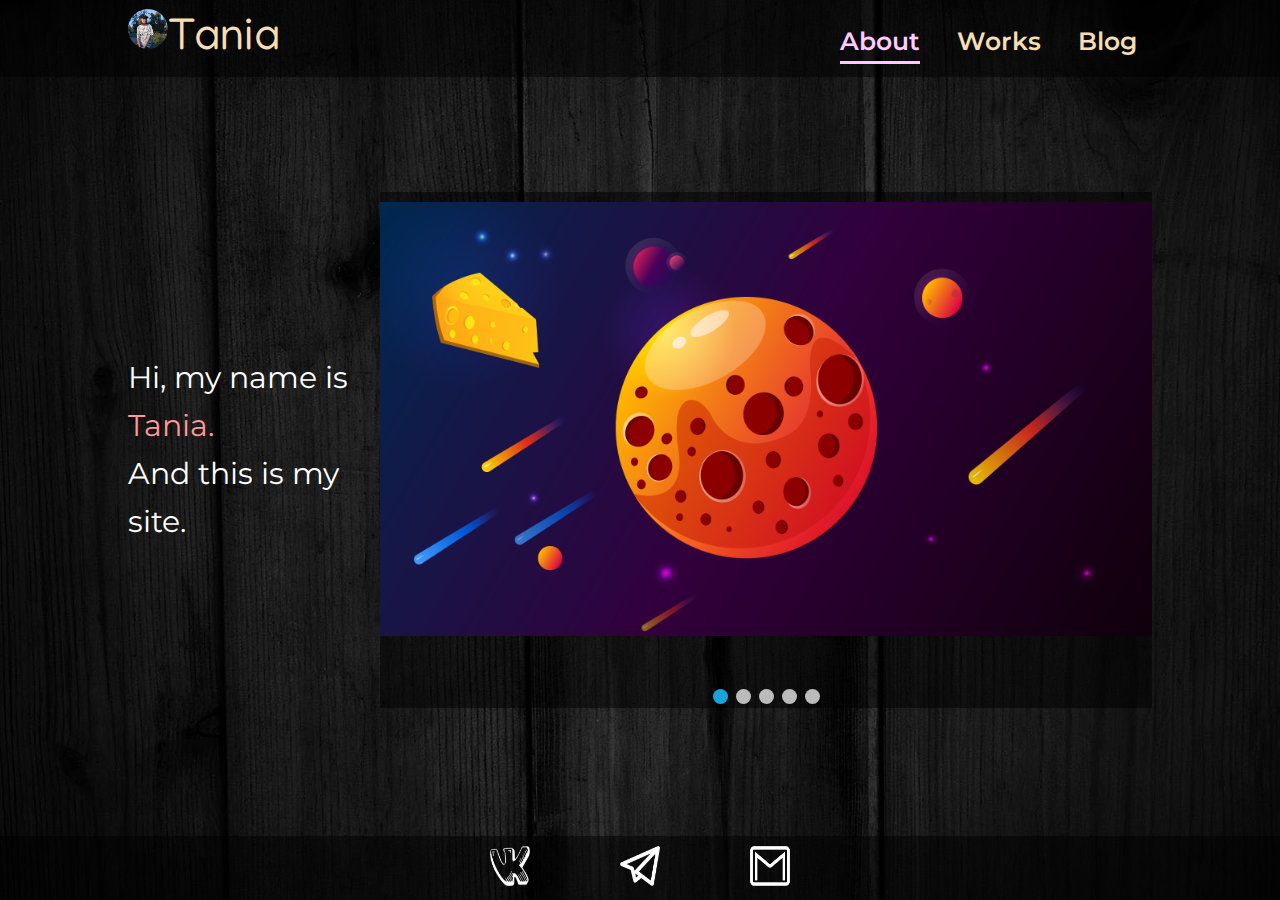
<file: index.html>
<!DOCTYPE html>
<html>

<head>
  <meta charset="utf-8">
  <title></title>
  <meta name="author" content="">
  <meta name="description" content="">
    
    <link href="https://fonts.googleapis.com/css?family=Montserrat&display=swap" rel="stylesheet">
    <link href="https://fonts.googleapis.com/css?family=Manjari&display=swap" rel="stylesheet">
    
  <link href="css/style1.css" rel="stylesheet">
    <link href="css/slider.css" rel="stylesheet">
</head> 
<body>
    
    <header class="header">
        <div class="container">
            <div class="header_inner">
                <div class="logo"><img src="img/ava1.png" class="ava">Tania</div>
                <nav class="nav">
                    <a class="nav_link now" href="index.html">About</a>
                    <a class="nav_link" href="works.html">Works</a>
                    <a class="nav_link" href="blog.html">Blog</a>
                </nav>
            </div>
        </div>
    </header>
    
    <div class="intro">
        <div class="container">
            <div class="base">
                <div id="article"> Hi, my name is <span>Tania.<br></span>
                And this is my site.
                </div>
                <div class="slider_box">
                    <div class="all">
		      <input checked type="radio" name="respond" id="desktop">
			     <article id="slider">
					<input checked type="radio" name="slider" id="switch1">
					<input type="radio" name="slider" id="switch2">
					<input type="radio" name="slider" id="switch3">
					<input type="radio" name="slider" id="switch4">
					<input type="radio" name="slider" id="switch5">
				<div id="slides">
					<div id="overflow">
						<div class="image">
							<article><img src="img/s/planet-01.png"></article>
							<article><img src="img/s/ps4v2-01.png"></article>
							<article><img src="img/s/town2077-01-01.jpg"></article>
							<article><img src="img/s/wolf2-01.jpg"></article>
							<article><img src="img/s/s.jpg"></article>
						</div>
					</div>
				</div>
				<div id="controls">
					<label for="switch1"></label>
					<label for="switch2"></label>
					<label for="switch3"></label>
					<label for="switch4"></label>
					<label for="switch5"></label>
				</div>
				<div id="active">
					<label for="switch1"></label>
					<label for="switch2"></label>
					<label for="switch3"></label>
					<label for="switch4"></label>
					<label for="switch5"></label>
				</div>
			</article>
	</div>
                </div>
            </div>
        </div>
    </div>
    <footer>
        <a class="footer_link" href="https://vk.com/id222248841" ><img class="link_image" src="img/vk.png" alt="vk"></a>
        <a class="footer_link" href="https://t.me/PashkevichTania" ><img class="link_image" src="img/tel.png" alt="telegramm"></a>
        <a class="footer_link" href="https://pashkevichtania2004@gmail.com
" ><img class="link_image" src="img/gmail.png" alt="gmail"></a>
    </footer>    
    
  
</body>

</html>
</file>
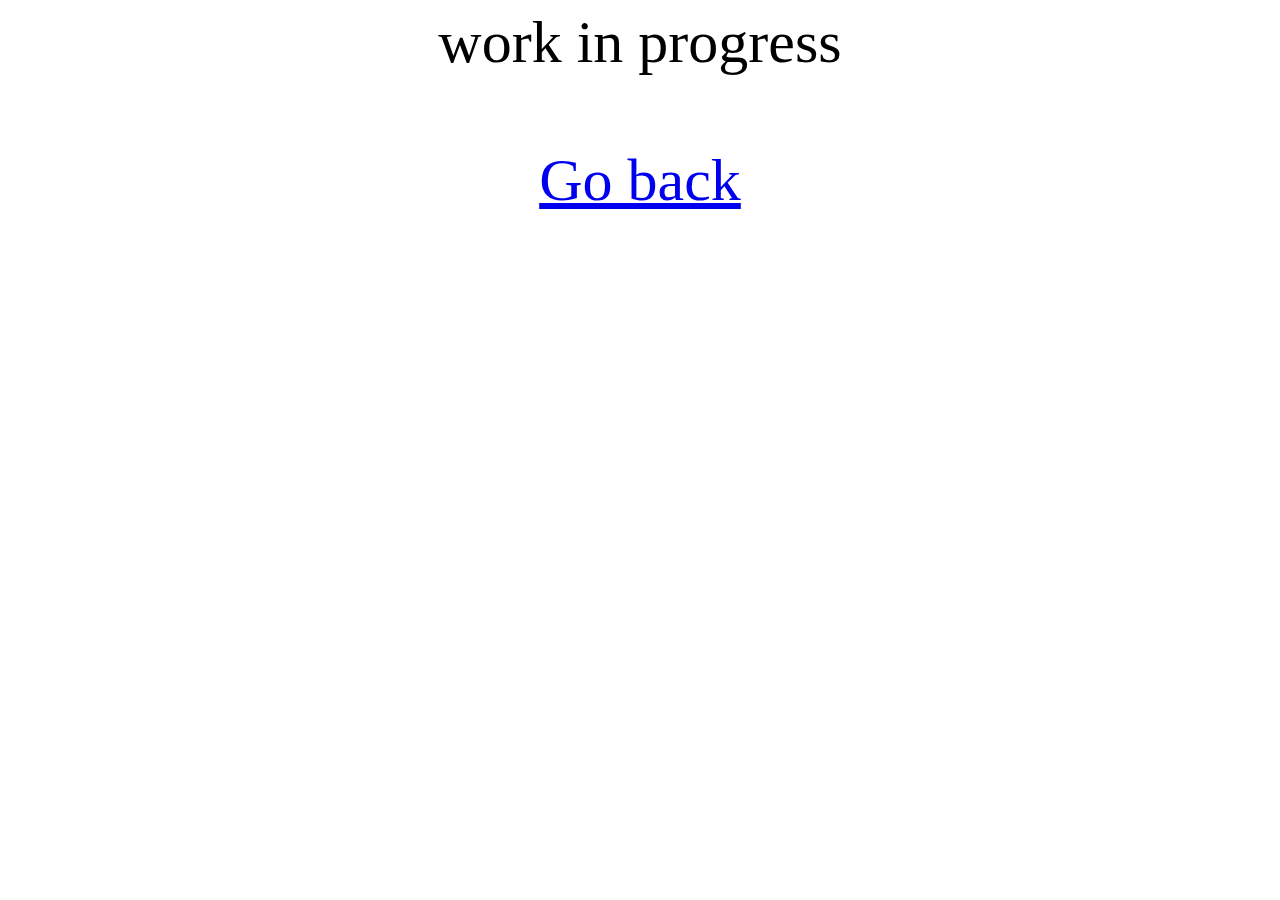
<file: blog.html>
<!DOCTYPE html>
<html>

<head>
  <meta charset="utf-8">
  <title></title>
  <meta name="author" content="">
  <meta name="description" content="">

    <link href="https://fonts.googleapis.com/css?family=Montserrat&display=swap" rel="stylesheet">
    <link href="https://fonts.googleapis.com/css?family=Manjari&display=swap" rel="stylesheet">

  <link href="css/style3.css" rel="stylesheet">
</head>
<body>
    <div class="box">
      <div>work in progress</div><br>
      <a class="nav_link" href="index.html" >   Go back</a>
    </div>
</body>

</html>
</file>
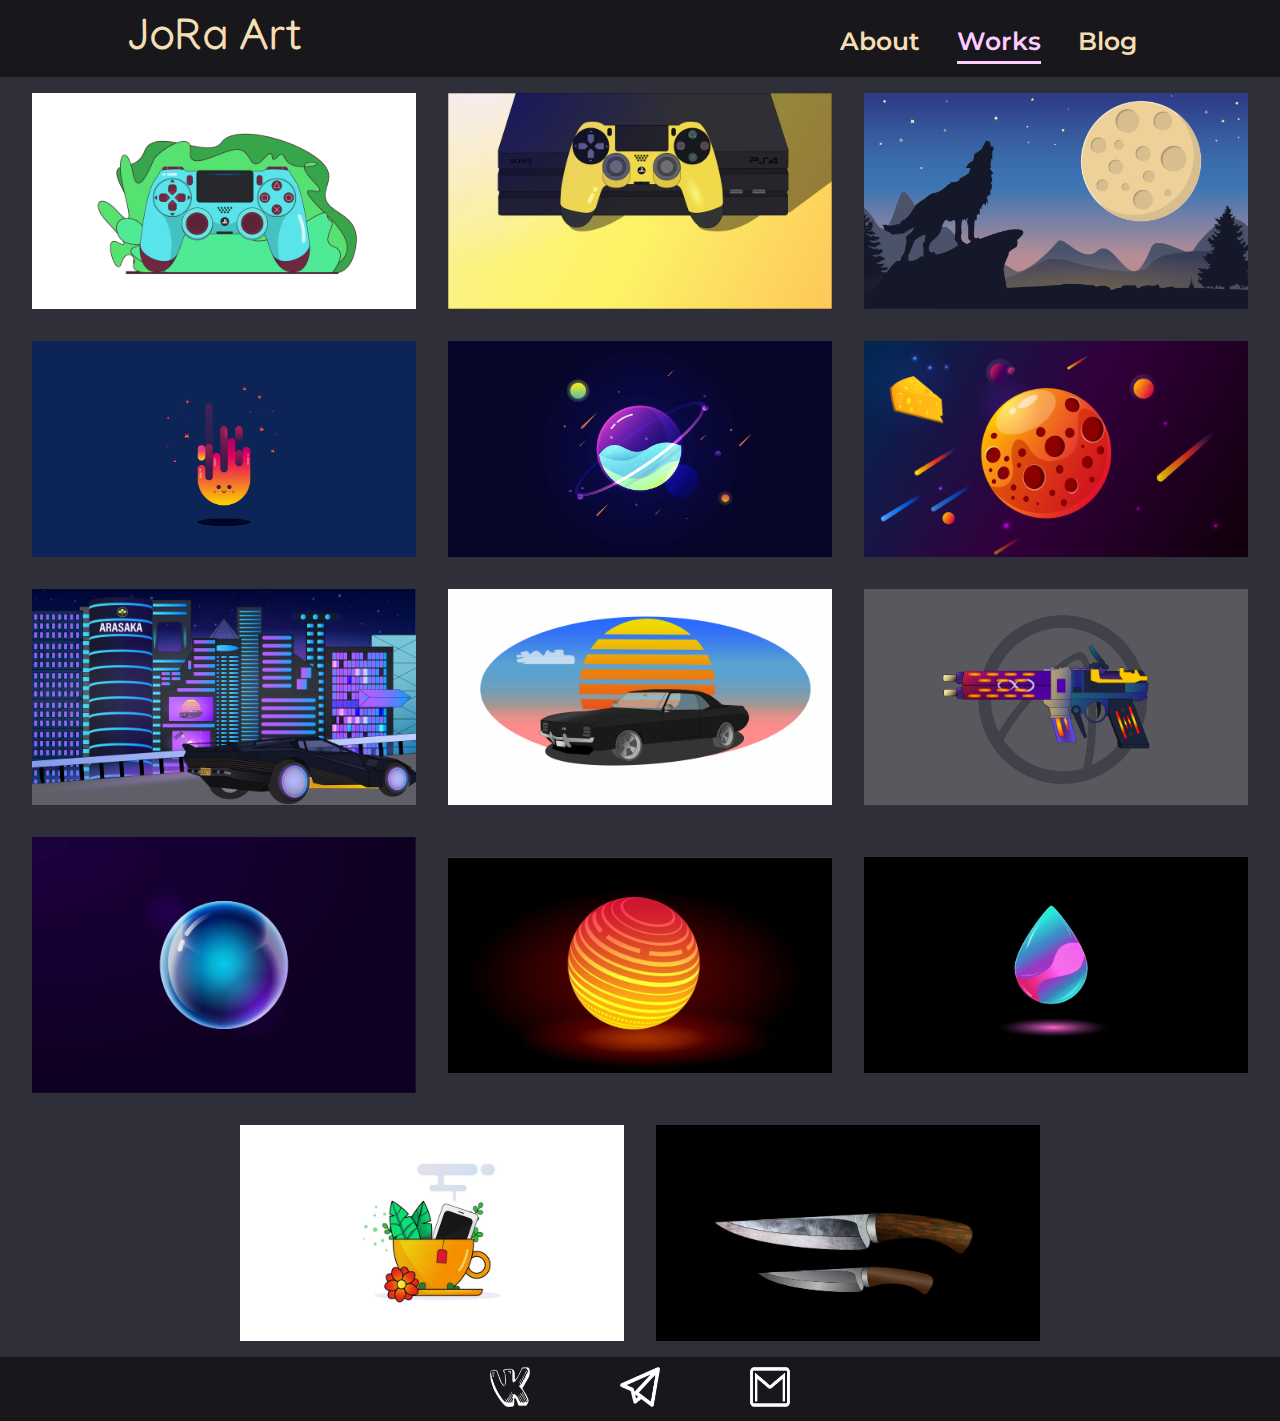
<file: works.html>
<!DOCTYPE html>
<html>

<head>
  <meta charset="utf-8">
  <title></title>
  <meta name="author" content="">
  <meta name="description" content="">

    <link href="https://fonts.googleapis.com/css?family=Montserrat&display=swap" rel="stylesheet">
    <link href="https://fonts.googleapis.com/css?family=Manjari&display=swap" rel="stylesheet">

  <link href="css/style2.css" rel="stylesheet">
</head>
<body>

    <header class="header">
        <div class="container">
            <div class="header_inner">
                <div class="logo">JoRa Art</div>
                <nav class="nav">
                    <a class="nav_link" href="index.html">About</a>
                    <a class="nav_link now" href="works.html">Works</a>
                    <a class="nav_link" href="blog.html">Blog</a>
                </nav>
            </div>
        </div>
    </header>

    <div class="intro">
    <div class="container2">
        <div class="flex">
            <img class="image" src="img/w/ps4v2.0-01.jpg" alt="work">
            <img class="image" src="img/w/ps4-01.jpg" alt="work">
            <img class="image" src="img/w/wolf2-01.jpg" alt="work">
        </div>
        <div class="flex">
            <img class="image" src="img/w/flame.jpg" alt="work">
            <img class="image" src="img/w/glass_planet_v2.1.jpg" alt="work">
            <img class="image" src="img/w/planet-01.png" alt="work">
        </div>
        <div class="flex">
            <img class="image" src="img/w/town2077-01-01.jpg" alt="work">
            <img class="image" src="img/w/chevrolette-02.jpg" alt="work">
            <img class="image" src="img/w/infinity_V_2.0-01.jpg" alt="work">
        </div>
        <div class="flex">
            <img class="image" src="img/w/sphere-01.jpg" alt="work">
            <img class="image" src="img/w/sphere2.jpg" alt="work">
            <img class="image" src="img/w/drop.jpg" alt="work">
        </div>
        <div class="flex last">
            <img class="image" src="img/w/cup.jpg" alt="work">
            <img class="image" src="img/w/knife-01.jpg" alt="work">
        </div>
    </div>
    </div>
    <footer>
        <a class="footer_link" href="https://vk.com/id222248841" ><img class="link_image" src="img/vk.png" alt="vk"></a>
        <a class="footer_link" href="https://t.me/PashkevichTania" ><img class="link_image" src="img/tel.png" alt="telegramm"></a>
        <a class="footer_link" href="https://pashkevichtania2004@gmail.com
" ><img class="link_image" src="img/gmail.png" alt="gmail"></a>
    </footer>


</body>

</html>
</file>
<file: css/style1.css>
body {
    margin: 0;
    font-family: 'Montserrat', sans-serif;
    font-size: 30px;
    background-color: black;
    line-height: 1.6; 
    color: wheat;

    
}

*,
*:before,
*:after {
    box-shadow: border-box;
}
h1,h2,h3,h4,h5,h6{
    margin: 0;
}

/* intro */

.intro {
    display: flex;
    flex-direction: column;
    justify-content: center;
    width: 100wh;
    height: 100vh;
    background: url(../img/bg.jpg) center no-repeat;
    -webkit-background-size: cover;
    background-size: cover;
   
}

.container {
    width: 80%;
    max-width: 1400px;
    margin: 0 auto;
}

/* header */

.header {
    width: 100%;
    position: absolute;
    top: 0px;
    left: 0;
    right: 0;
    z-index: 100;
    background: rgba(0, 0, 0, 0.5);
    padding-top: 5px;
}

.header_inner {
    display: flex;
    justify-content: space-between;
    align-items: center;
}

.logo {
    font-family: 'Manjari', sans-serif;
    font-size: 45px;
    font-weight: 500;
}


/* nav */

.nav {
    font-size: 25px;
    font-weight: 600; 
}

.nav_link {
    display: inline-block;
    vertical-align: top;
    margin: 0 15px;
    text-decoration: none;
    color: wheat;
    transition: color .3s linear;
    position: relative;
}

.nav_link.now {
    color: #FFCCFF; 
}
.nav_link.now:after {
    content: "";
    display: block;
    
    width: 100%;
    height: 3px;
    
    background-color: #FFCCFF;
    opacity: 100;
    
    position: absolute;
    top: 100%;
    left: 0;
    z-index: 1000; 
    
    transition: opacity .2s linear;
}

.nav_link:hover {
    color: #8EE6F0;
}

.nav_link:after {
    content: "";
    display: block;
    
    width: 100%;
    height: 3px;
    
    background-color: #8EE6F0;
    opacity: 0;
    
    position: absolute;
    top: 100%;
    left: 0;
    z-index: 1000; 
    
    transition: opacity .2s linear;
}

.nav_link:hover:after {
    opacity: 100;
}

#article {
    color: white;
}

i {
    color: cornsilk;
    font-family: 'Manjari', sans-serif;
}

span {
    color: #FF9999;
}

.base {
   display: flex; 
    justify-content: space-between;
    align-items: center;
}

.slider_box {
    margin: 0 auto;
    z-index: 100;
    background: rgba(0, 0, 0, 0.5);
}


/* footer */
footer {
    display: flex;
    justify-content: center;
    position: absolute;
    z-index: 10;
    bottom: 0;
    width: 100%;
    background: rgba(0, 0, 0, 0.5);

}

.footer_link {
    margin: 0 45px;
    margin-top: 10px;
    text-decoration: none;
}

.link_image {
    height: 40px;
    width: 40px;
}

.ava {
    height: 40px;
    width: 40px;
}
</file>
<file: css/slider.css>
#slider { /*положение слайдера*/
    position: relative;
	text-align: center;
    top: 10px;
}

#slider{ /*центровка слайдера*/
	margin: 0 auto;
}

#slides article{ /*все изображения справа друг от доруга*/
	width: 20%;
	float: left;
}

#slides .image{ /*устанавливает общий размер блока с изображениями*/
	width: 500%;
	line-height: 0;
}

#overflow{ /*сркывает все, что находится за пределами этого блока*/
	width: 100%;
	overflow: hidden;
}

article img{ /*размер изображений слайдера*/
	width: 100%;
}

#desktop:checked ~ #slider{ /*размер всего слайдера*/
	max-width: 960px; /*максимальнная длинна*/
}

/*настройка переключения и положения для левой стрелки*/
/*если свич1-5 активны, то идет обращение к лейблу из блока с id контролс*/
#switch1:checked ~ #controls label:nth-child(5), 
#switch2:checked ~ #controls label:nth-child(1),
#switch3:checked ~ #controls label:nth-child(2),
#switch4:checked ~ #controls label:nth-child(3),
#switch5:checked ~ #controls label:nth-child(4){
	background: url('../img/strl.png') no-repeat; /*заливка фона картинкой без повторений*/
	float: left;
	margin: 0 0 0 -84px; /*сдвиг влево*/
	display: block;
	height: 68px;
	width: 68px;
    z-index: 10000;
}

/*настройка переключения и положения для правой стрелки*/
#switch1:checked ~ #controls label:nth-child(2), 
#switch2:checked ~ #controls label:nth-child(3),
#switch3:checked ~ #controls label:nth-child(4),
#switch4:checked ~ #controls label:nth-child(5),
#switch5:checked ~ #controls label:nth-child(1){
	background: url('../img/strr.png') no-repeat; /*заливка фона картинкой без повторений*/
	float: right;
	margin: 0 -84px 0 0; /*сдвиг вправо*/
	display: block;
	height: 68px;
	width: 68px;
    z-index: 10000;
}

label, a{ /*при наведении на стрелки или переключатели - курсор изменится*/
	cursor: pointer;
}

.all input{ /*скрывает стандартные инпуты (чекбоксы) на странице*/
	display: none;
}

/*позиция изображения при активации переключателя*/
#switch1:checked ~ #slides .image{
	margin-left: 0;
}

#switch2:checked ~ #slides .image{
	margin-left: -100%;
}

#switch3:checked ~ #slides .image{
	margin-left: -200%;
}

#switch4:checked ~ #slides .image{
	margin-left: -300%;
}

#switch5:checked ~ #slides .image{
	margin-left: -400%;
}

#controls{ /*положение блока всех управляющих элементов*/
	margin: -25% 0 0 0;
	width: 100%;
	height: 50px;
}

#active label{ /*стиль отдельного переключателя*/
	border-radius: 10px; /*скругление углов*/
	display: inline-block; /*расположение в строку*/
	width: 15px;
	height: 15px;
	background: #bbb;
}

#active{ /*расположение блока с переключателями*/
	margin: 23% 0 0;
	text-align: center;
}

#active label:hover{ /*поведение чекбокса при наведении*/
	background: #76c8ff;
	border-color: #777 !important; /*выполнение в любом случае*/
}

/*цвет активного лейбла при активации чекбокса*/
#switch1:checked ~ #active label:nth-child(1),
#switch2:checked ~ #active label:nth-child(2),
#switch3:checked ~ #active label:nth-child(3),
#switch4:checked ~ #active label:nth-child(4),
#switch5:checked ~ #active label:nth-child(5){
	background: #18a3dd;
	border-color: #18a3dd !important;
}

#slides .image{ /*анимация пролистывания изображений*/
	transition: all 800ms cubic-bezier(0.770, 0.000, 0.175, 1.000);
}

#controls label:hover{ /*прозрачность стрелок при наведении*/
	opacity: 0.6;
}

#controls label{ /*прозрачность стрелок при отводе курсора*/
	transition: opacity 0.2s ease-out;
}
</file>
<file: css/style3.css>
.box {
    display: flex;
    flex-direction: column;
    justify-content: center;
    align-items: center;
}

div {
    font-size: 60px;
    font-weight: 500;
}
</file>
<file: css/style2.css>
body {
    margin: 0;
    font-family: 'Montserrat', sans-serif;
    font-size: 30px;
    background-color: #2E2F39;
    line-height: 1.6; 
    color: wheat;
    width: 100%;

    
}

*,
*:before,
*:after {
    box-shadow: border-box;
}
h1,h2,h3,h4,h5,h6{
    margin: 0;
}

/* intro */

.intro {
    display: flex;
    flex-direction: column;
    justify-content: center;
    width: 100wh;
    height: 100%;
   
}

.container {
    width: 80%;
    max-width: 1400px;
    margin: 0 auto;
}

/* header */

.header {
    width: 100%;

    top: 0px;
    left: 0;
    right: 0;
    z-index: 100;
    background: rgba(0, 0, 0, 0.5);
    padding-top: 5px;
}

.header_inner {
    display: flex;
    justify-content: space-between;
    align-items: center;
}

.logo {
    font-family: 'Manjari', sans-serif;
    font-size: 45px;
    font-weight: 500;
}


/* nav */

.nav {
    font-size: 25px;
    font-weight: 600; 
}

.nav_link {
    display: inline-block;
    vertical-align: top;
    margin: 0 15px;
    text-decoration: none;
    color: wheat;
    transition: color .3s linear;
    position: relative;
}

.nav_link.now {
    color: #FFCCFF; 
}
.nav_link.now:after {
    content: "";
    display: block;
    
    width: 100%;
    height: 3px;
    
    background-color: #FFCCFF;
    opacity: 100;
    
    position: absolute;
    top: 100%;
    left: 0;
    z-index: 1000; 
    
    transition: opacity .2s linear;
}

.nav_link:hover {
    color: #8EE6F0;
}

.nav_link:after {
    content: "";
    display: block;
    
    width: 100%;
    height: 3px;
    
    background-color: #8EE6F0;
    opacity: 0;
    
    position: absolute;
    top: 100%;
    left: 0;
    z-index: 1000; 
    
    transition: opacity .2s linear;
}

.nav_link:hover:after {
    opacity: 100;
}

.container2 {   
}

.flex {
    display: flex;
    align-items: center;
    justify-content: center;
    max-width: 1920px;
    width: 100%;
}

.flex.last {
    justify-content: center;
}

.image {
    margin: 16px 16px 16px 16px;
    width: 30vw;
    max-width: 480px;
    max-height: 270px;
    transform: scale(1);
    transition: .5s all;
}




footer {
    display: flex;
    justify-content: center;
    z-index: 10;
    bottom: 0;
    width: 100vw;
    background: rgba(0, 0, 0, 0.5);

}

.footer_link {
    margin: 0 45px;
    margin-top: 10px;
    text-decoration: none;
}

.link_image {
    height: 40px;
    width: 40px;
}
</file>
